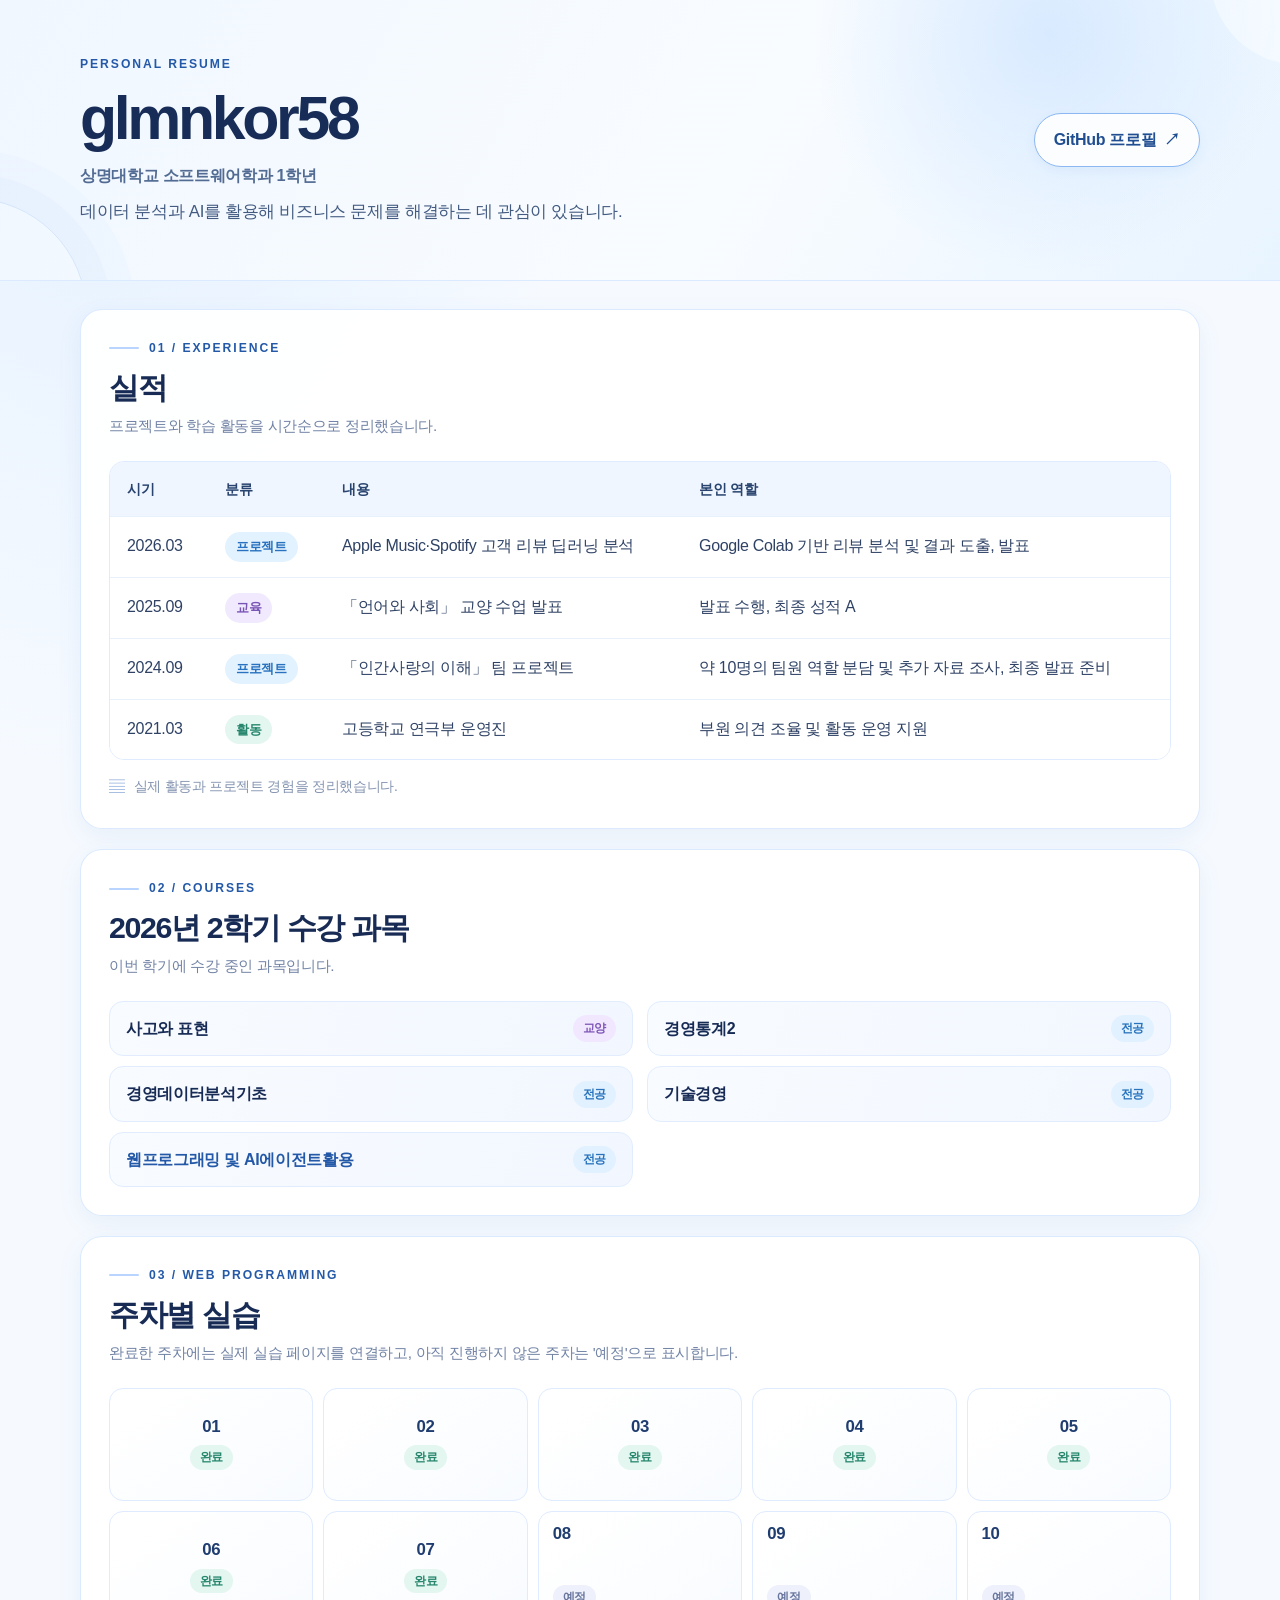
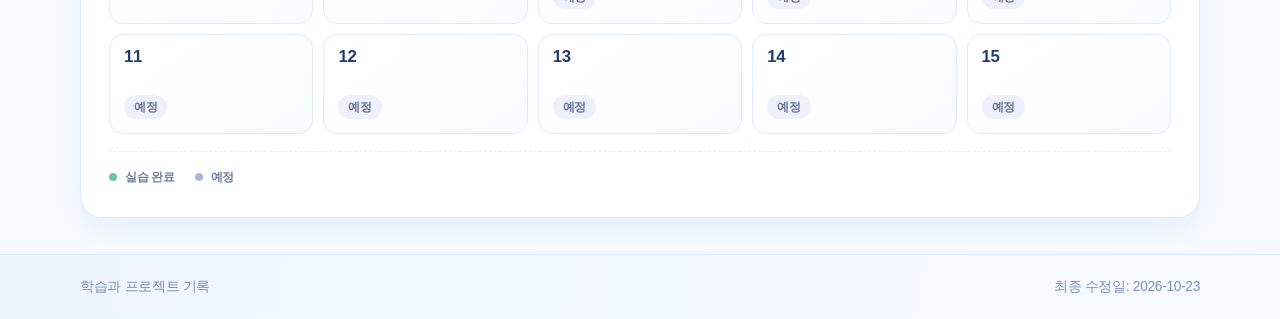
<file: index.html>
<!DOCTYPE html>
<html lang="ko"> 
<head>
  <meta charset="UTF-8">
  <meta name="viewport" content="width=device-width, initial-scale=1.0">
  <meta name="description" content="개인 이력서와 학습 활동을 소개하는 페이지입니다.">
  <title>개인 이력서</title>

  <link rel="stylesheet" href="./style.css">
</head>

<body>
  <header class="site-header" id="top">
    <div class="container header-layout">
      <div class="intro">
        <p class="eyebrow">PERSONAL RESUME</p>
        <h1>glmnkor58</h1>
        <p class="affiliation">상명대학교 소프트웨어학과 1학년</p>
        <p class="tagline">
          데이터 분석과 AI를 활용해 비즈니스 문제를 해결하는 데 관심이 있습니다.
        </p>
      </div>

      <a
        class="github-link"
        href="https://github.com/glmnkor58-ship-it"
        target="_blank"
        rel="noopener noreferrer"
      >
        GitHub 프로필 <span aria-hidden="true">↗</span>
      </a>
    </div>
  </header>

  <main class="container">
    <!-- 01. 실적 -->
    <section class="section" id="experience" aria-labelledby="experience-title">
      <div class="section-heading">
        <p class="eyebrow">01 / EXPERIENCE</p>
        <h2 id="experience-title">실적</h2>
        <p>프로젝트와 학습 활동을 시간순으로 정리했습니다.</p>
      </div>

      <div class="table-wrap">
        <table>
          <caption class="visually-hidden">
            실적 목록: 시기, 분류, 내용, 본인 역할
          </caption>
          <thead>
            <tr>
              <th scope="col">시기</th>
              <th scope="col">분류</th>
              <th scope="col">내용</th>
              <th scope="col">본인 역할</th>
            </tr>
          </thead>
          <tbody>
            <tr>
              <td>2026.03</td>
              <td><span class="tag">프로젝트</span></td>
              <td>Apple Music·Spotify 고객 리뷰 딥러닝 분석</td>
              <td>Google Colab 기반 리뷰 분석 및 결과 도출, 발표</td>
            </tr>
            <tr>
              <td>2025.09</td>
              <td><span class="tag">교육</span></td>
              <td>「언어와 사회」 교양 수업 발표</td>
              <td>발표 수행, 최종 성적 A</td>
            </tr>
            <tr>
              <td>2024.09</td>
              <td><span class="tag">프로젝트</span></td>
              <td>「인간사랑의 이해」 팀 프로젝트</td>
              <td>약 10명의 팀원 역할 분담 및 추가 자료 조사, 최종 발표 준비</td>
            </tr>
            <tr>
              <td>2021.03</td>
              <td><span class="tag">활동</span></td>
              <td>고등학교 연극부 운영진</td>
              <td>부원 의견 조율 및 활동 운영 지원</td>
            </tr>
          </tbody>
        </table>
      </div>

      <p class="note">실제 활동과 프로젝트 경험을 정리했습니다.</p>
    </section>

    <!-- 02. 수강 과목 -->
    <section class="section" id="courses" aria-labelledby="courses-title">
      <div class="section-heading">
        <p class="eyebrow">02 / COURSES</p>
        <h2 id="courses-title">2026년 2학기 수강 과목</h2>
        <p>이번 학기에 수강 중인 과목입니다.</p>
      </div>

      <ul class="course-list">
        <li>
          <span>사고와 표현</span>
          <span class="course-type liberal">교양</span>
        </li>
        <li>
          <span>경영통계2</span>
          <span class="course-type major">전공</span>
        </li>
        <li>
          <span>경영데이터분석기초</span>
          <span class="course-type major">전공</span>
        </li>
        <li>
          <span>기술경영</span>
          <span class="course-type major">전공</span>
        </li>
        <li>
          <a href="#weekly-practice">웹프로그래밍 및 AI에이전트활용</a>
          <span class="course-type major">전공</span>
        </li>
      </ul>
    </section>

    <!-- 03. 주차별 실습 -->
    <section
      class="section"
      id="weekly-practice"
      aria-labelledby="weekly-title"
    >
      <div class="section-heading">
        <p class="eyebrow">03 / WEB PROGRAMMING</p>
        <h2 id="weekly-title">주차별 실습</h2>
        <p>
          완료한 주차에는 실제 실습 페이지를 연결하고,
          아직 진행하지 않은 주차는 '예정'으로 표시합니다.
        </p>
      </div>

<ol class="week-grid">
  <!-- 1~7주차: 실습 완료, 클릭 가능 -->
  <li>
    <a href="week01.html" class="week-link">
      <span class="week-number">01</span>
      <span class="week-status completed">완료</span>
    </a>
  </li>
  <li>
    <a href="week02.html" class="week-link">
      <span class="week-number">02</span>
      <span class="week-status completed">완료</span>
    </a>
  </li>
  <li>
    <a href="week03.html" class="week-link">
      <span class="week-number">03</span>
      <span class="week-status completed">완료</span>
    </a>
  </li>
  <li>
    <a href="week04.html" class="week-link">
      <span class="week-number">04</span>
      <span class="week-status completed">완료</span>
    </a>
  </li>
  <li>
    <a href="week05.html" class="week-link">
      <span class="week-number">05</span>
      <span class="week-status completed">완료</span>
    </a>
  </li>
  <li>
    <a href="week06.html" class="week-link">
      <span class="week-number">06</span>
      <span class="week-status completed">완료</span>
    </a>
  </li>
  <li>
    <a href="week07.html" class="week-link">
      <span class="week-number">07</span>
      <span class="week-status completed">완료</span>
    </a>
  </li>

  <!-- 8~15주차: 실습 예정, 링크 없음 -->
  <li>
    <span class="week-number">08</span>
    <span class="week-status planned">예정</span>
  </li>
  <li>
    <span class="week-number">09</span>
    <span class="week-status planned">예정</span>
  </li>
  <li>
    <span class="week-number">10</span>
    <span class="week-status planned">예정</span>
  </li>
  <li>
    <span class="week-number">11</span>
    <span class="week-status planned">예정</span>
  </li>
  <li>
    <span class="week-number">12</span>
    <span class="week-status planned">예정</span>
  </li>
  <li>
    <span class="week-number">13</span>
    <span class="week-status planned">예정</span>
  </li>
  <li>
    <span class="week-number">14</span>
    <span class="week-status planned">예정</span>
  </li>
  <li>
    <span class="week-number">15</span>
    <span class="week-status planned">예정</span>
  </li>
</ol>

<div class="legend">
  <span class="week-status completed">실습 완료</span>
  <span class="week-status planned">예정</span>
</div>

</section>

  </main>

  <footer class="site-footer">
    <div class="container footer-layout">
      <p>학습과 프로젝트 기록</p>
      <p>최종 수정일: 2026-10-23</p>
    </div>
  </footer>
</body>
</html>
</file>
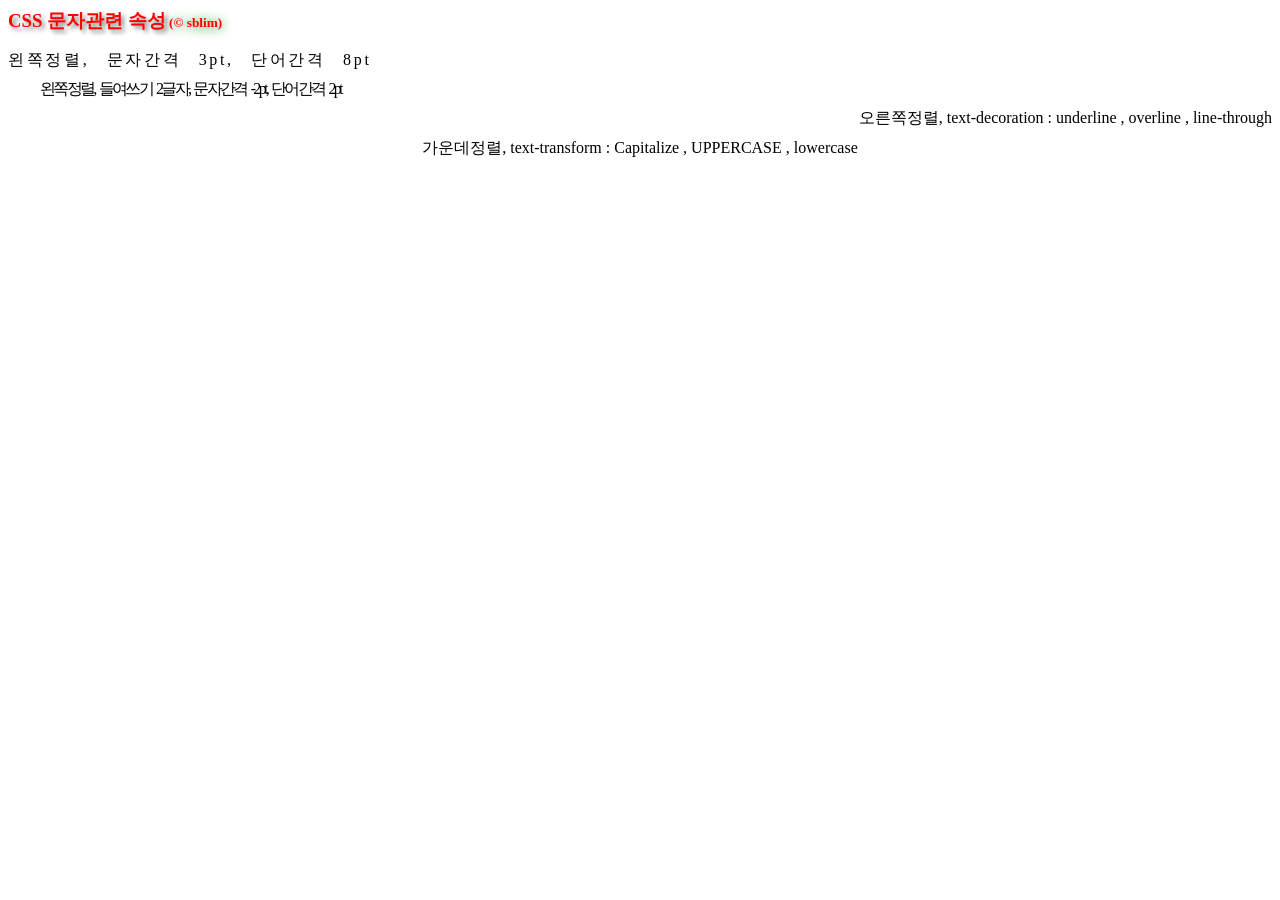
<file: week04.html>
<head> <style type="text/css">
h3 {font-family:"맑은고딕" san-serif; color:red; text-shadow:3px 3px 4px grey }
h3:after { content: " (© sblim)"; font-size:10pt; text-shadow: 1px 1px 12px green }
p { font-family:"Times New Roman" "돋움" serif; line-height: 10pt }
#first { text-align:left; letter-spacing: 2pt; word-spacing: 8pt }
#second { text-align:left; text-indent:2em; letter-spacing:-2pt; word-spacing:2pt}
#third { text-align:right; }
#fourth { text-align:center; }
/* 중간 생략 */
#cap { text-transform: capitalize }
#upper { text-transform: uppercase }
#lower { text-transform: lowercase }
</style> </head>
<body>
<h3><strong>CSS</strong> 문자관련 속성</h3>
<p id="first">왼쪽정렬, 문자간격 3pt, 단어간격 8pt </p>
<p id="second">왼쪽정렬, 들여쓰기 2글자, 문자간격 -2pt, 단어간격 2pt </p>
<p id="third">오른쪽정렬, text-decoration : <span id="under"> underline </span>,
<span id="over"> overline </span>, <span id="thru"> line-through </span> </p>
<p id="fourth">가운데정렬, text-transform : <span id="cap"> capitalize </span>,
<span id="upper"> uppercase </span> , <span id="lower"> Lowercase </span></p>
</body>
</file>
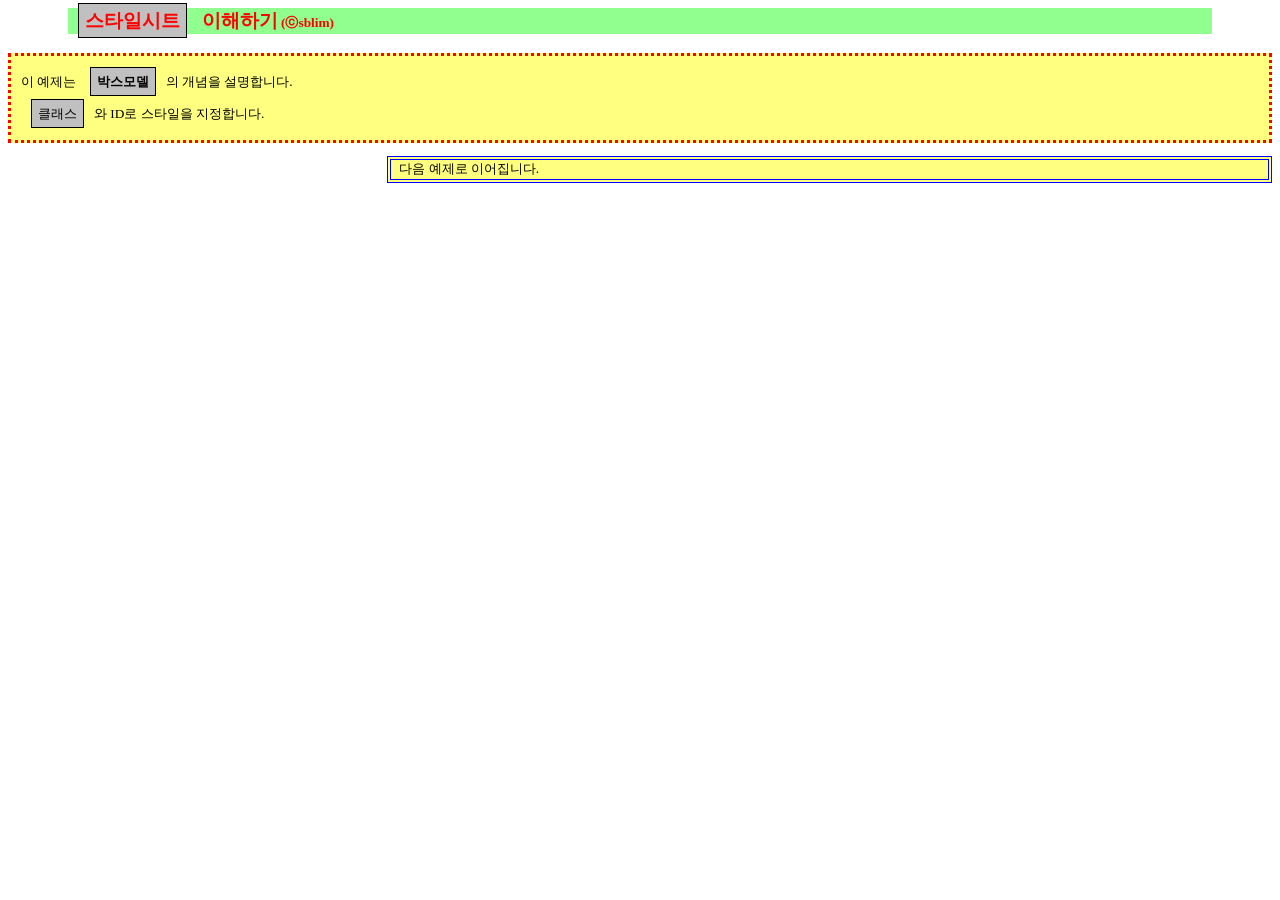
<file: week05.html>
<head> <style type="text/css">
p {font-size: 10pt; line-height: 24pt}
h3 { color: red; background-color:#90ff90; margin-left: 60px; margin-right: 60px }
h3:after { content: " (ⓒsblim)"; font-size:10pt;}
p { background-color: #ffff80; padding: 10px; border: medium dotted red }
#next { line-height: 2pt; margin-left:30%; padding:8px; border: 4px double blue }
strong, .red1 { background-color: silver; margin: 10px; padding: 6px; border: 1px solid black }
</style> </head>
<body>
<h3> <strong>스타일시트</strong> 이해하기</h3>
<p>이 예제는 <strong>박스모델</strong>의 개념을 설명합니다.
<br><span class="red1">클래스</span>와 ID로 스타일을 지정합니다.</p>
<p id="next">다음 예제로 이어집니다.</p>
</body>
</file>
<file: style.css>
@charset "UTF-8";
:root {
  color-scheme: light;
  --ink: #172b55;
  --muted: #7183a5;
  --line: #dfebff;
  --paper: #ffffff;
  --page: #f6faff;
  --soft: #edf5ff;
  --accent: #3978d4;
  --accent-dark: #2459a8;
  --accent-soft: #e5f1ff;
  --lavender: #f1eaff;
  --lavender-ink: #7955b5;
  --done: #27866d;
  --done-soft: #e3f6ef;
  --shadow: 0 8px 24px rgba(67, 111, 177, 0.08);
}
* { box-sizing: border-box; }
html { scroll-behavior: smooth; scroll-padding-top: 24px; }
body {
  margin: 0;
  background: radial-gradient(ellipse at 8% 0%, rgba(217,235,255,.65), transparent 30rem), var(--page);
  color: var(--ink);
  font-family: "Pretendard", "Noto Sans KR", "Malgun Gothic", Arial, sans-serif;
  font-size: 16px;
  line-height: 1.7;
  letter-spacing: -0.02em;
}
a { color: var(--accent-dark); text-underline-offset: .2em; transition: color 180ms ease, background-color 180ms ease, transform 180ms ease; }
a:hover { color: var(--accent); }
a:focus-visible { outline: 3px solid #f1bb66; outline-offset: 4px; border-radius: 6px; }
.container { width: min(1120px, calc(100% - 48px)); margin-inline: auto; }

.site-header {
  position: relative; overflow: hidden;
  background: radial-gradient(circle at 82% 12%, rgba(195,222,255,.55), transparent 15rem), linear-gradient(120deg,#f0f7ff 0%,#f9fcff 58%,#e8f4ff 100%);
  border-bottom: 1px solid #dceaff;
}
.site-header::before, .site-header::after { content: ""; position: absolute; pointer-events: none; border-radius: 50%; }
.site-header::before { width: 230px; height: 230px; left: -145px; bottom: -150px; border: 1px solid rgba(116,169,237,.24); box-shadow: 0 0 0 24px rgba(116,169,237,.05), 0 0 0 48px rgba(116,169,237,.035); }
.site-header::after { width: 180px; height: 180px; right: -110px; top: -115px; background: rgba(255,255,255,.42); }
.header-layout { position: relative; z-index: 1; min-height: 280px; display: flex; align-items: center; justify-content: space-between; gap: 36px; padding-block: 48px; }
.intro { max-width: 740px; }
.eyebrow { margin: 0 0 10px; color: var(--accent-dark); font-size: .76rem; font-weight: 800; letter-spacing: .16em; }
h1, h2, p { margin-top: 0; }
h1 { margin-bottom: 10px; color: #172c56; font-size: clamp(2.5rem,5vw,3.8rem); font-weight: 850; line-height: 1.12; letter-spacing: -.055em; }
.affiliation { margin-bottom: 8px; color: #526b93; font-weight: 700; font-size: 1.02rem; }
.tagline { margin-bottom: 0; color: #435b81; font-size: 1.05rem; }
.github-link { flex: 0 0 auto; display: inline-flex; align-items: center; justify-content: center; gap: 8px; padding: 12px 19px; border: 1px solid #8bb7f2; border-radius: 999px; background: rgba(255,255,255,.86); box-shadow: 0 4px 12px rgba(55,111,190,.06); color: #214e91; font-weight: 800; text-decoration: none; white-space: nowrap; }
.github-link:hover { transform: translateY(-2px); background: #fff; box-shadow: 0 8px 18px rgba(55,111,190,.12); }

main.container { padding-block: 28px 36px; }
.section { margin-bottom: 20px; padding: 28px; border: 1px solid rgba(218,233,255,.95); border-radius: 22px; background: rgba(255,255,255,.94); box-shadow: var(--shadow); }
.section:last-child { margin-bottom: 0; }
.section-heading { position: relative; margin-bottom: 22px; }
.section-heading h2 { margin-bottom: 5px; color: #172b55; font-size: clamp(1.55rem,3vw,1.9rem); font-weight: 800; line-height: 1.35; letter-spacing: -.045em; }
.section-heading > p:last-child { margin-bottom: 0; color: var(--muted); font-size: .96rem; }
.section-heading .eyebrow { display: flex; align-items: center; gap: 10px; margin-bottom: 8px; }
.section-heading .eyebrow::before { content: ""; display: inline-block; width: 30px; height: 2px; border-radius: 2px; background: #b8d4ff; }

.table-wrap { overflow-x: auto; border: 1px solid var(--line); border-radius: 15px; background: #fff; }
table { width: 100%; border-collapse: separate; border-spacing: 0; text-align: left; }
th, td { padding: 15px 17px; border-bottom: 1px solid #e8f0fc; vertical-align: top; }
th { background: #f0f6ff; color: #29446f; font-size: .9rem; font-weight: 800; white-space: nowrap; }
th:first-child { border-top-left-radius: 14px; }
th:last-child { border-top-right-radius: 14px; }
td { color: #2f4265; background: #fff; }
tbody tr:last-child td { border-bottom: 0; }
tbody tr:hover td { background: #f8fbff; }
.tag { display: inline-flex; align-items: center; justify-content: center; padding: 4px 11px; border-radius: 999px; background: #e3f2ff; color: #2872bf; font-size: .8rem; font-weight: 800; white-space: nowrap; }
tbody tr:nth-child(2) .tag { background: var(--lavender); color: var(--lavender-ink); }
tbody tr:nth-child(4) .tag { background: var(--done-soft); color: var(--done); }
.note { display: flex; align-items: center; gap: 9px; margin: 13px 0 0; color: #8494b1; font-size: .86rem; }
.note::before { content: "▤"; color: #7c9ed5; font-size: 1rem; }

.course-list { display: grid; grid-template-columns: repeat(2,minmax(0,1fr)); gap: 10px 14px; margin: 0; padding: 0; list-style: none; }
.course-list li { display: flex; align-items: center; justify-content: space-between; gap: 12px; min-width: 0; padding: 13px 16px; border: 1px solid #e1edff; border-radius: 14px; background: linear-gradient(110deg,#f8fbff,#f2f7ff); transition: transform 180ms ease,border-color 180ms ease,box-shadow 180ms ease; }
.course-list li:hover { transform: translateY(-2px); border-color: #c3dcff; box-shadow: 0 6px 14px rgba(67,111,177,.08); }
.course-list li > span:first-child, .course-list li > a { min-width: 0; overflow-wrap: anywhere; font-weight: 650; }
.course-list li > a { text-decoration: none; }
.course-list li > a:hover { text-decoration: underline; }
.course-type { flex: 0 0 auto; padding: 3px 10px; border-radius: 999px; background: #edf0fb; color: #64729a; font-size: .77rem; font-weight: 800; }
.course-type.major { background: #e1f1ff; color: #2873bc; }
.course-type.liberal { background: #f1e8ff; color: #8057b8; }

.week-grid { display: grid; grid-template-columns: repeat(5,minmax(0,1fr)); gap: 10px; margin: 0; padding: 0; list-style: none; }
.week-grid li { display: flex; min-width: 0; min-height: 100px; flex-direction: column; align-items: flex-start; justify-content: space-between; gap: 12px; padding: 14px; border: 1px solid #dfebff; border-radius: 14px; background: linear-gradient(145deg,#fff 15%,#f8fbff 100%); transition: transform 180ms ease,box-shadow 180ms ease,border-color 180ms ease; }
.week-grid li:hover { transform: translateY(-3px); border-color: #bdd7ff; box-shadow: 0 7px 15px rgba(67,111,177,.09); }
.week-number { color: #203d70; font-size: 1.05rem; font-weight: 850; line-height: 1; }
.week-status { display: inline-flex; align-items: center; width: fit-content; padding: 4px 10px; border-radius: 999px; font-size: .76rem; font-weight: 800; line-height: 1.35; }
.week-status.planned { background: #eef0fb; color: #68769d; }
.week-status.completed { background: var(--done-soft); color: var(--done); }
.week-grid a { font-weight: 750; }
.legend { display: flex; flex-wrap: wrap; gap: 10px; margin-top: 17px; padding-top: 13px; border-top: 1px dashed #e2ebf8; }
.legend .week-status { background: transparent; color: var(--muted); padding-left: 0; }
.legend .week-status::before { content: ""; width: 8px; height: 8px; margin-right: 8px; border-radius: 50%; background: #a8b6d7; }
.legend .week-status.completed::before { background: #6fc5a8; }

.site-footer { border-top: 1px solid #dceaff; background: linear-gradient(100deg,#edf5ff,#f8fbff); }
.footer-layout { display: flex; justify-content: space-between; gap: 16px; padding-block: 20px; color: #7b91b7; font-size: .86rem; }
.footer-layout p { margin: 0; }
.visually-hidden { position: absolute; width: 1px; height: 1px; padding: 0; margin: -1px; overflow: hidden; clip: rect(0,0,0,0); white-space: nowrap; border: 0; }

@media (max-width: 900px) {
  .week-grid { grid-template-columns: repeat(4,minmax(0,1fr)); }
  .header-layout { min-height: 250px; }
}
@media (max-width: 720px) {
  .container { width: min(100% - 28px,1120px); }
  .header-layout { min-height: auto; align-items: flex-start; flex-direction: column; gap: 22px; padding-block: 38px; }
  .section { padding: 22px 18px; border-radius: 18px; }
  main.container { padding-block: 18px 24px; }
  .course-list { grid-template-columns: 1fr; }
  .week-grid { grid-template-columns: repeat(3,minmax(0,1fr)); }
  .footer-layout { flex-direction: column; gap: 5px; }
  th, td { padding: 12px 13px; }
}
@media (max-width: 420px) {
  h1 { font-size: 2.5rem; overflow-wrap: anywhere; }
  .week-grid { grid-template-columns: repeat(2,minmax(0,1fr)); }
  .github-link { padding: 10px 15px; }
}
@media (prefers-reduced-motion: reduce) {
  *, *::before, *::after { scroll-behavior: auto !important; transition-duration: .01ms !important; }
}
.week-link {
  display: flex;
  flex-direction: column;
  align-items: center;
  gap: 10px;
  width: 100%;
  height: 100%;
  padding: 16px 8px;
  color: inherit;
  text-decoration: none;
  border-radius: 12px;
  transition: transform 0.2s ease, background-color 0.2s ease;
}

.week-link:hover {
  transform: translateY(-4px);
  background-color: #eef5ff;
}

.week-link:focus-visible {
  outline: 2px solid #5279c7;
  outline-offset: 3px;
}


/* 모바일 반응형 설정 */
@media screen and (max-width: 600px) {
  body {
    padding: 12px;
    font-size: 14px;
  }

  main,
  section {
    max-width: 100%;
    min-width: 0;
  }

  table {
    width: 100%;
    table-layout: fixed;
    overflow-wrap: anywhere;
  }

  th,
  td {
    padding: 6px;
    font-size: 12px;
  }

  img {
    max-width: 100%;
    height: auto;
  }

  a {
    overflow-wrap: anywhere;
  }
}

.week-grid li {
  list-style: none;
}
</file>
